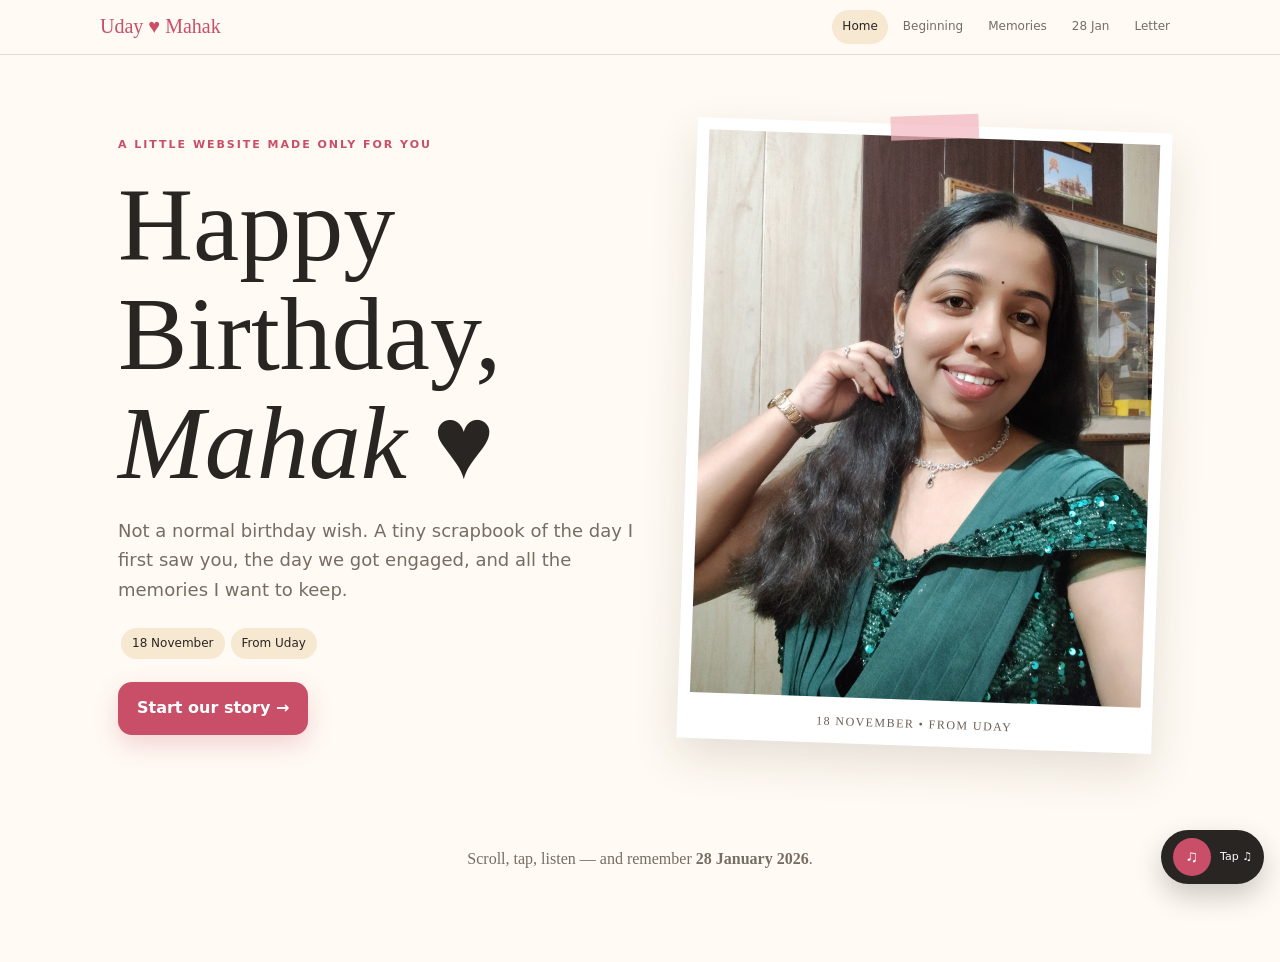
<file: index.html>
<!doctype html><html><head><meta charset="utf-8"><meta name="viewport" content="width=device-width,initial-scale=1"><title>For Mahak ♥</title><link rel="stylesheet" href="style.css"></head><body data-music="music/home.mp3"><nav class="nav"><div class="nav-inner"><div class="brand">Uday ♥ Mahak</div><div class="navlinks"><a class="active" href="index.html">Home</a><a data-nav href="story.html">Beginning</a><a data-nav href="gallery.html">Memories</a><a data-nav href="engagement.html">28 Jan</a><a data-nav href="letter.html">Letter</a></div></div></nav><main class="hero"><div><div class="kicker">A little website made only for you</div><h1>Happy Birthday,<br><i>Mahak</i> ♥</h1><p class="lead">Not a normal birthday wish. A tiny scrapbook of the day I first saw you, the day we got engaged, and all the memories I want to keep.</p><span class="badge">18 November</span><span class="badge">From Uday</span><br><a class="btn" data-unlock data-nav href="story.html">Start our story →</a></div><div class="hero-card"><div class="tape"></div><img src="images/mahak-05.jpeg" alt="Mahak"></div></main><footer class="footer">Scroll, tap, listen — and remember <b>28 January 2026</b>.</footer><div class="music"><button id="musicToggle">♫</button><small id="musicStatus">Music</small><audio id="pageMusic" preload="auto"></audio></div><script src="script.js"></script></body></html>
</file>
<file: style.css>
:root{--paper:#fffaf3;--ink:#292522;--muted:#766d64;--rose:#c94f68;--rose2:#f3b5bf;--cream:#f7e8d2;--line:#e6d8ca;--shadow:0 18px 45px rgba(50,35,25,.13)}*{box-sizing:border-box}html{scroll-behavior:smooth}body{margin:0;background:var(--paper);color:var(--ink);font-family:Inter,system-ui,-apple-system,BlinkMacSystemFont,"Segoe UI",sans-serif;line-height:1.65}a{text-decoration:none;color:inherit}img{max-width:100%;display:block}.nav{position:sticky;top:0;z-index:20;background:rgba(255,250,243,.92);backdrop-filter:blur(14px);border-bottom:1px solid var(--line);padding:10px 14px}.nav-inner{max-width:1080px;margin:auto;display:flex;gap:7px;align-items:center;justify-content:space-between}.brand{font-family:Georgia,serif;font-size:20px;color:var(--rose);white-space:nowrap}.navlinks{display:flex;gap:5px;overflow:auto;max-width:75%}.navlinks a{padding:7px 10px;border-radius:99px;font-size:12px;color:var(--muted);white-space:nowrap}.navlinks a:hover,.navlinks a.active{background:var(--cream);color:var(--ink)}.hero{max-width:1080px;margin:auto;padding:70px 18px 40px;display:grid;grid-template-columns:1.05fr .95fr;gap:45px;align-items:center}.kicker{letter-spacing:.18em;text-transform:uppercase;font-size:11px;color:var(--rose);font-weight:700}h1,h2,h3{font-family:Georgia,"Times New Roman",serif;font-weight:400;line-height:1.05}h1{font-size:clamp(50px,9vw,104px);margin:16px 0}h2{font-size:clamp(38px,6vw,66px);margin:8px 0 22px}h3{font-size:27px;margin:0 0 8px}.lead{font-size:18px;color:var(--muted);max-width:620px}.btn{display:inline-flex;align-items:center;gap:9px;background:var(--rose);color:#fff;padding:13px 19px;border-radius:14px;font-weight:700;margin-top:18px;box-shadow:0 10px 24px rgba(201,79,104,.22)}.btn.alt{background:#292522}.hero-card{position:relative;transform:rotate(2deg);background:#fff;padding:12px 12px 46px;box-shadow:var(--shadow)}.hero-card img{width:100%;aspect-ratio:4/5;object-fit:cover}.hero-card:after{content:"18 NOVEMBER • FROM UDAY";position:absolute;bottom:14px;left:0;right:0;text-align:center;font:12px Georgia,serif;letter-spacing:.12em;color:#6b5e54}.tape{position:absolute;width:88px;height:24px;background:rgba(243,181,191,.7);top:-10px;left:50%;transform:translateX(-50%) rotate(-4deg);z-index:2}.section{max-width:1080px;margin:auto;padding:55px 18px}.paper{background:#fff;border:1px solid var(--line);box-shadow:var(--shadow);border-radius:24px;padding:28px}.timeline{position:relative;margin-top:35px;padding-left:24px;border-left:2px dashed var(--rose2)}.event{position:relative;margin:0 0 38px 12px}.event:before{content:"";position:absolute;left:-37px;top:7px;width:13px;height:13px;background:var(--rose);border:5px solid var(--paper);border-radius:50%;box-shadow:0 0 0 1px var(--rose2)}.date{font-size:12px;letter-spacing:.14em;text-transform:uppercase;color:var(--rose);font-weight:700}.split{display:grid;grid-template-columns:1fr 1fr;gap:24px;align-items:center}.photo{background:#fff;padding:10px;box-shadow:var(--shadow);border-radius:5px}.photo img{width:100%;height:100%;object-fit:cover;max-height:620px}.polaroid-grid{columns:3 230px;column-gap:18px}.polaroid{display:inline-block;width:100%;background:#fff;padding:9px 9px 34px;margin:0 0 18px;box-shadow:0 12px 30px rgba(45,35,25,.12);break-inside:avoid;transform:rotate(var(--r))}.polaroid img{width:100%;max-height:520px;object-fit:cover}.polaroid figcaption{font:15px Georgia,serif;text-align:center;padding-top:10px;color:#64594f}.video-wrap{background:#292522;border-radius:22px;padding:10px;box-shadow:var(--shadow)}video{width:100%;display:block;border-radius:15px;max-height:70vh}.letter{background:#fffdf8;border:1px solid #eadfce;box-shadow:var(--shadow);padding:clamp(24px,5vw,60px);position:relative}.letter:before{content:"♥";position:absolute;top:18px;right:24px;color:var(--rose);font-size:22px}.letter p{font-family:Georgia,serif;font-size:18px;line-height:1.9;color:#433a34}.signature{font:italic 30px Georgia,serif;color:var(--rose);margin-top:25px}.music{position:fixed;right:16px;bottom:16px;z-index:50;display:flex;align-items:center;gap:9px;background:#292522;color:white;border-radius:99px;padding:8px 12px;box-shadow:0 12px 28px rgba(0,0,0,.2)}.music button{border:0;background:var(--rose);color:#fff;width:38px;height:38px;border-radius:50%;font-size:17px;cursor:pointer}.music small{font-size:11px;max-width:90px}.footer{text-align:center;padding:60px 18px 90px;color:var(--muted);font-family:Georgia,serif}.badge{display:inline-block;background:var(--cream);padding:6px 11px;border-radius:99px;font-size:12px;margin:5px 3px}@media(max-width:760px){.nav-inner{align-items:flex-start}.brand{font-size:17px}.navlinks{max-width:70%}.hero{grid-template-columns:1fr;padding-top:38px;gap:25px}h1{font-size:54px}.lead{font-size:16px}.split{grid-template-columns:1fr}.section{padding:38px 14px}.paper{padding:20px;border-radius:18px}.polaroid-grid{columns:2 150px;column-gap:10px}.polaroid{padding:6px 6px 26px;margin-bottom:10px}.polaroid figcaption{font-size:12px}.music{right:10px;bottom:10px}}@media(max-width:430px){.navlinks a{font-size:11px;padding:6px 8px}.hero{padding-left:14px;padding-right:14px}.section{padding-left:12px;padding-right:12px}h1{font-size:46px}.polaroid-grid{columns:2}}
</file>
